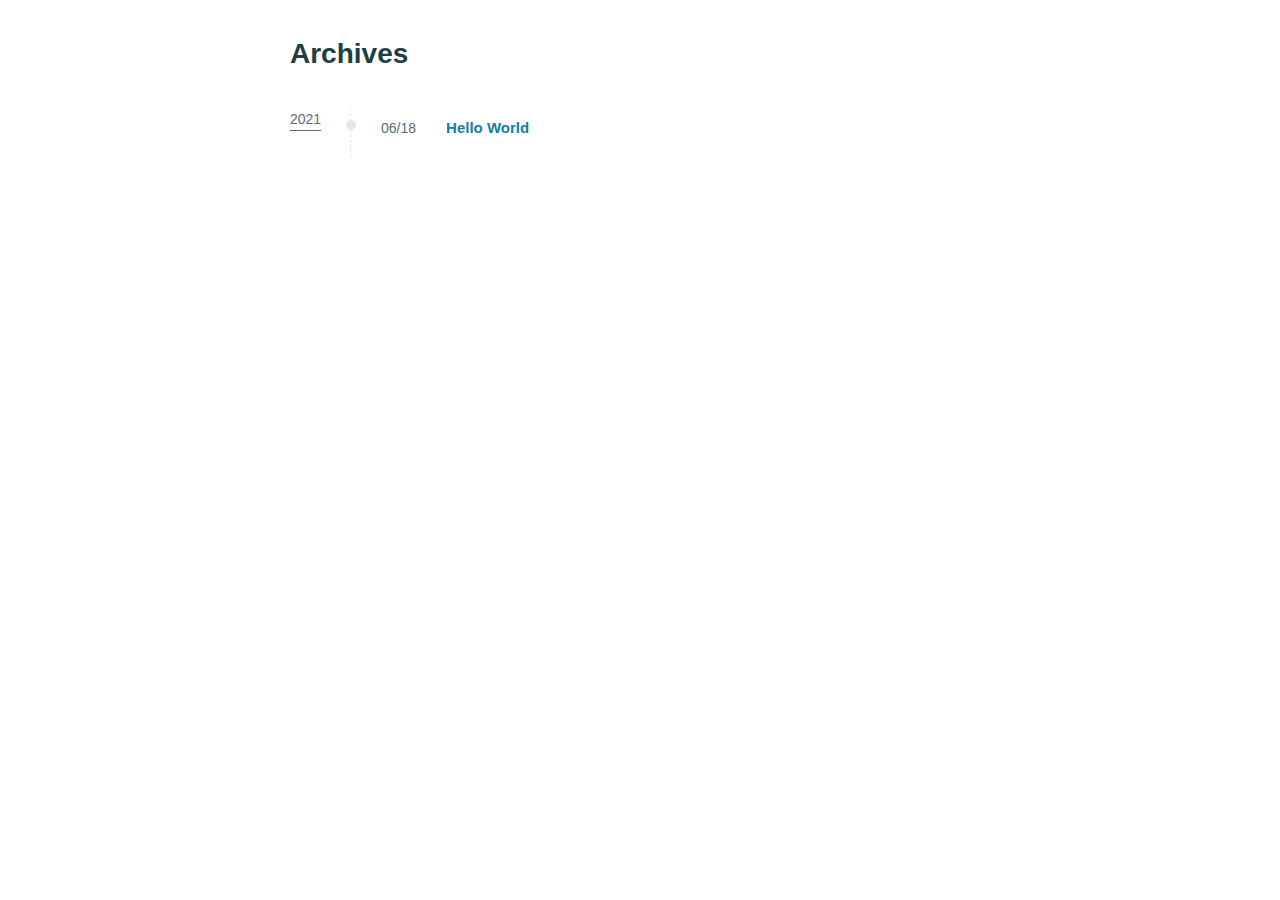
<file: archives/index.html>
<!DOCTYPE html>
<html lang="en">
<head>
  <meta charset="utf-8">
  
  
  
  <meta name="viewport" content="width=device-width, initial-scale=1, maximum-scale=1">
  <title>
    Archives |
    
    yhza-博客</title>
  
    <link rel="shortcut icon" href="../favicon.ico">
  
  
<link rel="stylesheet" href="../css/style.css">

  
<link rel="stylesheet" href="../css/technology.css">

  
    
<link rel="stylesheet" href="../fancybox/jquery.fancybox.min.css">

  
  
<script src="../js/pace.min.js"></script>

<meta name="generator" content="Hexo 5.4.0"></head>

<body>
  <div id="container">
    <div id="wrap">
      <section class="outer">
  <article class="articles">
    
    <h1 class="page-type-title">Archives</h1>

    
    
    
      
      
        
        
    <div class="archives-wrap">
      <div class="archive-year-wrap">
        <a href="../archives/2021" class="archive-year">2021</a>
      </div>
      <div class="archives">
        
        <article class="archive-article archive-type-post">
  <div class="archive-article-inner">
    <header class="archive-article-header">
      <a href="../2021/06/18/hello-world/" class="archive-article-date">
  <time datetime="2021-06-18T03:57:27.973Z" itemprop="datePublished">06/18</time>
</a>
      
  
    <h2 itemprop="name">
      <a class="archive-article-title" href="../2021/06/18/hello-world/">Hello World</a>
    </h2>
  

    </header>
    
  </div>
</article>
        
        
      </div>
    </div>
    
  
  
</section>
    </div>
    
<script src="../js/jquery-2.0.3.min.js"></script>


<script src="../js/lazyload.min.js"></script>


<script src="../js/busuanzi-2.3.pure.min.js"></script>



  
<script src="../fancybox/jquery.fancybox.min.js"></script>






<script src="../js/technology.js"></script>


  </div>
</body>
</html>
</file>
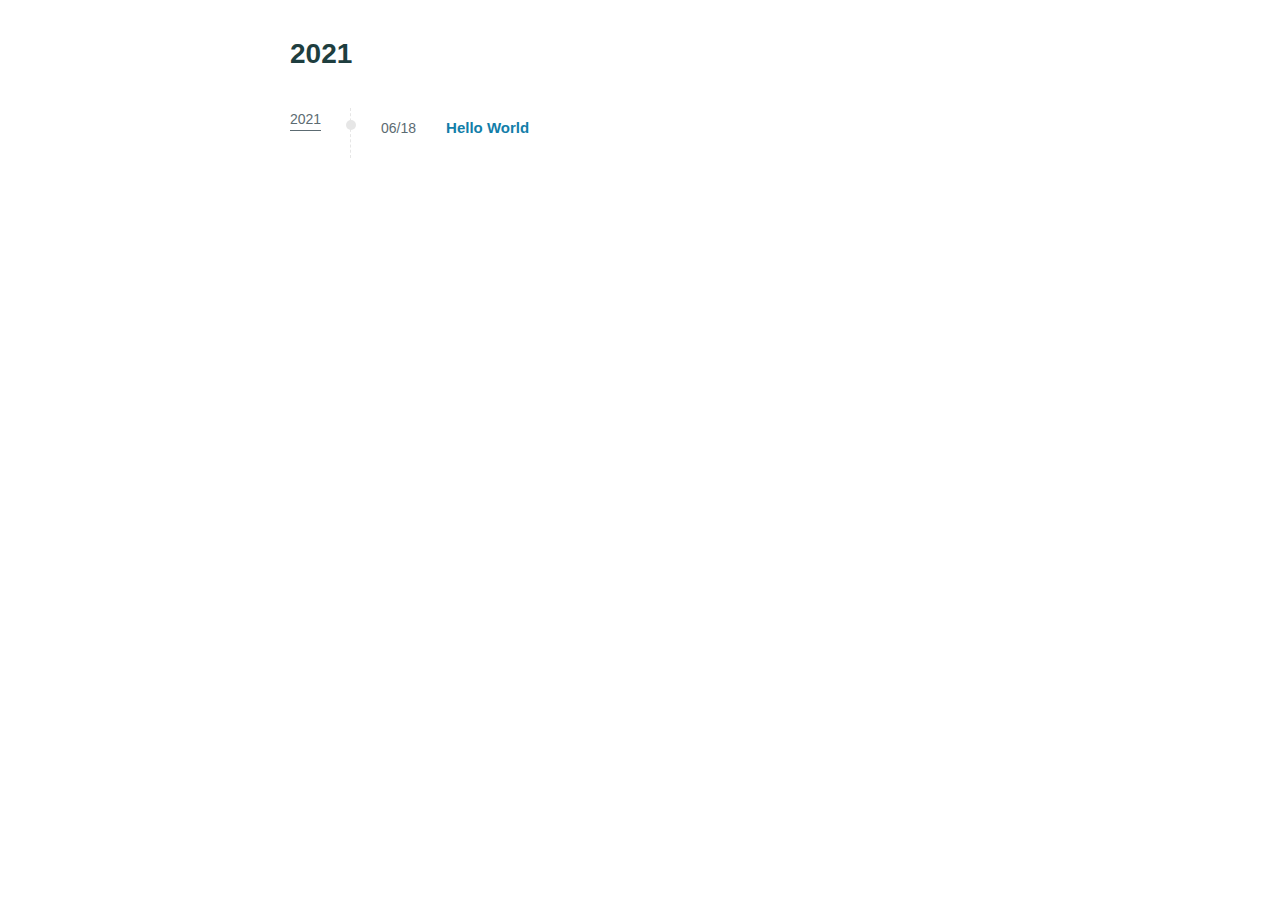
<file: archives/2021/index.html>
<!DOCTYPE html>
<html lang="en">
<head>
  <meta charset="utf-8">
  
  
  
  <meta name="viewport" content="width=device-width, initial-scale=1, maximum-scale=1">
  <title>
    Archives: 2021 |
    
    yhza-博客</title>
  
    <link rel="shortcut icon" href="/favicon.ico">
  
  
<link rel="stylesheet" href="/css/style.css">

  
<link rel="stylesheet" href="/css/technology.css">

  
    
<link rel="stylesheet" href="/fancybox/jquery.fancybox.min.css">

  
  
<script src="/js/pace.min.js"></script>

<meta name="generator" content="Hexo 5.4.0"></head>

<body>
  <div id="container">
    <div id="wrap">
      <section class="outer">
  <article class="articles">
    
    <h1 class="page-type-title">2021</h1>

    
    
    
      
      
        
        
    <div class="archives-wrap">
      <div class="archive-year-wrap">
        <a href="/archives/2021" class="archive-year">2021</a>
      </div>
      <div class="archives">
        
        <article class="archive-article archive-type-post">
  <div class="archive-article-inner">
    <header class="archive-article-header">
      <a href="/2021/06/18/hello-world/" class="archive-article-date">
  <time datetime="2021-06-18T03:57:27.973Z" itemprop="datePublished">06/18</time>
</a>
      
  
    <h2 itemprop="name">
      <a class="archive-article-title" href="/2021/06/18/hello-world/">Hello World</a>
    </h2>
  

    </header>
    
  </div>
</article>
        
        
      </div>
    </div>
    
  
  
</section>
    </div>
    
<script src="/js/jquery-2.0.3.min.js"></script>


<script src="/js/lazyload.min.js"></script>


<script src="/js/busuanzi-2.3.pure.min.js"></script>



  
<script src="/fancybox/jquery.fancybox.min.js"></script>






<script src="/js/technology.js"></script>


  </div>
</body>
</html>
</file>
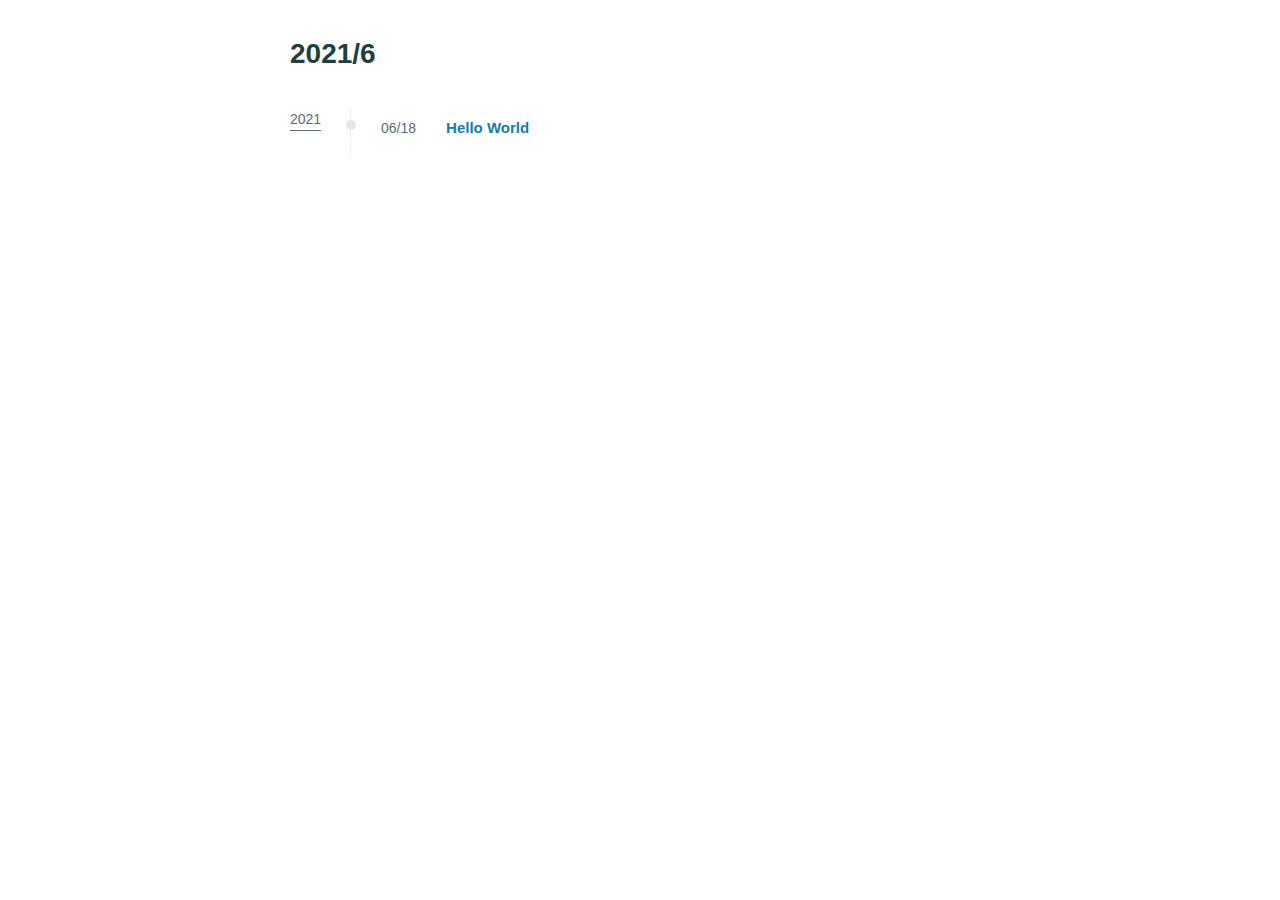
<file: archives/2021/06/index.html>
<!DOCTYPE html>
<html lang="en">
<head>
  <meta charset="utf-8">
  
  
  
  <meta name="viewport" content="width=device-width, initial-scale=1, maximum-scale=1">
  <title>
    Archives: 2021/6 |
    
    yhza-博客</title>
  
    <link rel="shortcut icon" href="/favicon.ico">
  
  
<link rel="stylesheet" href="/css/style.css">

  
<link rel="stylesheet" href="/css/technology.css">

  
    
<link rel="stylesheet" href="/fancybox/jquery.fancybox.min.css">

  
  
<script src="/js/pace.min.js"></script>

<meta name="generator" content="Hexo 5.4.0"></head>

<body>
  <div id="container">
    <div id="wrap">
      <section class="outer">
  <article class="articles">
    
    <h1 class="page-type-title">2021/6</h1>

    
    
    
      
      
        
        
    <div class="archives-wrap">
      <div class="archive-year-wrap">
        <a href="/archives/2021" class="archive-year">2021</a>
      </div>
      <div class="archives">
        
        <article class="archive-article archive-type-post">
  <div class="archive-article-inner">
    <header class="archive-article-header">
      <a href="/2021/06/18/hello-world/" class="archive-article-date">
  <time datetime="2021-06-18T03:57:27.973Z" itemprop="datePublished">06/18</time>
</a>
      
  
    <h2 itemprop="name">
      <a class="archive-article-title" href="/2021/06/18/hello-world/">Hello World</a>
    </h2>
  

    </header>
    
  </div>
</article>
        
        
      </div>
    </div>
    
  
  
</section>
    </div>
    
<script src="/js/jquery-2.0.3.min.js"></script>


<script src="/js/lazyload.min.js"></script>


<script src="/js/busuanzi-2.3.pure.min.js"></script>



  
<script src="/fancybox/jquery.fancybox.min.js"></script>






<script src="/js/technology.js"></script>


  </div>
</body>
</html>
</file>
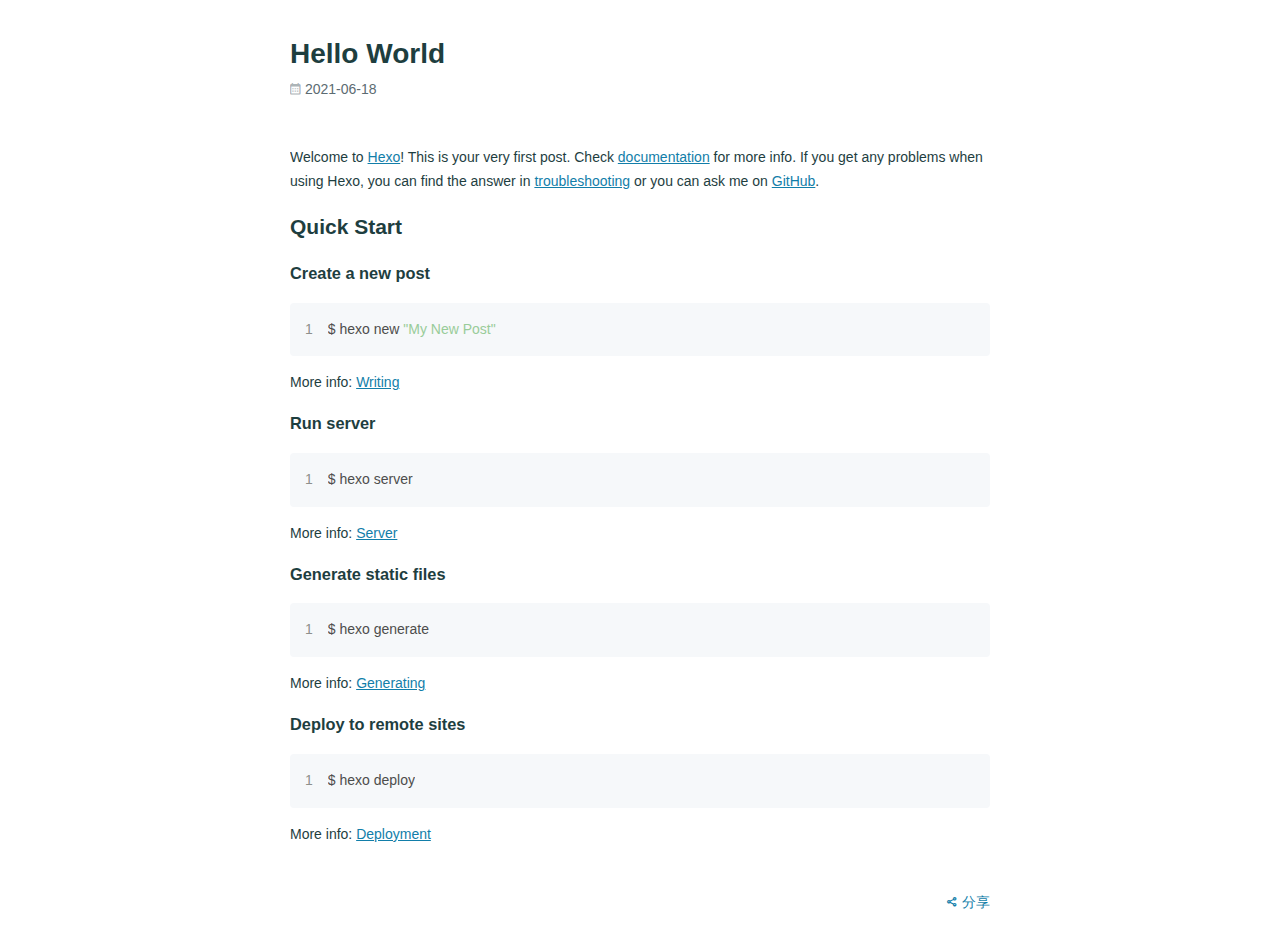
<file: 2021/06/18/hello-world/index.html>
<!DOCTYPE html>
<html lang="en">
<head>
  <meta charset="utf-8">
  
  
  
  <meta name="viewport" content="width=device-width, initial-scale=1, maximum-scale=1">
  <title>
    Hello World |
    
    yhza-博客</title>
  
    <link rel="shortcut icon" href="/favicon.ico">
  
  
<link rel="stylesheet" href="/css/style.css">

  
<link rel="stylesheet" href="/css/technology.css">

  
    
<link rel="stylesheet" href="/fancybox/jquery.fancybox.min.css">

  
  
<script src="/js/pace.min.js"></script>

<meta name="generator" content="Hexo 5.4.0"></head>

<body>
  <div id="container">
    <div id="wrap">
      <section class="outer">
  <article id="post-hello-world" class="article article-type-post" itemscope itemprop="blogPost" data-scroll-reveal>

  <div class="article-inner">
    
      <header class="article-header">
        
  
    <h1 class="article-title" itemprop="name">
      Hello World
    </h1>
  

      </header>
    

    
      <div class="article-meta">
        <a href="/2021/06/18/hello-world/" class="article-date">
  <time datetime="2021-06-18T03:57:27.973Z" itemprop="datePublished">2021-06-18</time>
</a>
        
      </div>
    

    <div class="article-entry" itemprop="articleBody">
      

      

      
        <p>Welcome to <a target="_blank" rel="noopener" href="https://hexo.io/">Hexo</a>! This is your very first post. Check <a target="_blank" rel="noopener" href="https://hexo.io/docs/">documentation</a> for more info. If you get any problems when using Hexo, you can find the answer in <a target="_blank" rel="noopener" href="https://hexo.io/docs/troubleshooting.html">troubleshooting</a> or you can ask me on <a target="_blank" rel="noopener" href="https://github.com/hexojs/hexo/issues">GitHub</a>.</p>
<h2 id="Quick-Start"><a href="#Quick-Start" class="headerlink" title="Quick Start"></a>Quick Start</h2><h3 id="Create-a-new-post"><a href="#Create-a-new-post" class="headerlink" title="Create a new post"></a>Create a new post</h3><figure class="highlight bash"><table><tr><td class="gutter"><pre><span class="line">1</span><br></pre></td><td class="code"><pre><span class="line">$ hexo new <span class="string">&quot;My New Post&quot;</span></span><br></pre></td></tr></table></figure>

<p>More info: <a target="_blank" rel="noopener" href="https://hexo.io/docs/writing.html">Writing</a></p>
<h3 id="Run-server"><a href="#Run-server" class="headerlink" title="Run server"></a>Run server</h3><figure class="highlight bash"><table><tr><td class="gutter"><pre><span class="line">1</span><br></pre></td><td class="code"><pre><span class="line">$ hexo server</span><br></pre></td></tr></table></figure>

<p>More info: <a target="_blank" rel="noopener" href="https://hexo.io/docs/server.html">Server</a></p>
<h3 id="Generate-static-files"><a href="#Generate-static-files" class="headerlink" title="Generate static files"></a>Generate static files</h3><figure class="highlight bash"><table><tr><td class="gutter"><pre><span class="line">1</span><br></pre></td><td class="code"><pre><span class="line">$ hexo generate</span><br></pre></td></tr></table></figure>

<p>More info: <a target="_blank" rel="noopener" href="https://hexo.io/docs/generating.html">Generating</a></p>
<h3 id="Deploy-to-remote-sites"><a href="#Deploy-to-remote-sites" class="headerlink" title="Deploy to remote sites"></a>Deploy to remote sites</h3><figure class="highlight bash"><table><tr><td class="gutter"><pre><span class="line">1</span><br></pre></td><td class="code"><pre><span class="line">$ hexo deploy</span><br></pre></td></tr></table></figure>

<p>More info: <a target="_blank" rel="noopener" href="https://hexo.io/docs/one-command-deployment.html">Deployment</a></p>

      
    </div>
    <footer class="article-footer">
      <a data-url="http://example.com/2021/06/18/hello-world/" data-id="ckq1ta7hs0000f0viay533ts4"
         class="article-share-link">分享</a>
      
    </footer>

  </div>

  
    

  

  
    
  

</article>



</section>
    </div>
    
<script src="/js/jquery-2.0.3.min.js"></script>


<script src="/js/lazyload.min.js"></script>


<script src="/js/busuanzi-2.3.pure.min.js"></script>



  
<script src="/fancybox/jquery.fancybox.min.js"></script>






<script src="/js/technology.js"></script>


  </div>
</body>
</html>
</file>
<file: css/style.css>
@charset "utf-8";
@font-face {
  font-family: feathericon;
  font-weight: normal;
  font-style: normal;
  src: url("feathericon/feathericon.eot");
  src: url("feathericon/feathericon.eot?#iefix") format('embedded-opentype'), url("feathericon/feathericon.woff") format('woff'), url("feathericon/feathericon.ttf") format('truetype'), url("feathericon/feathericon.svg") format('svg');
}
.fe {
  display: inline-block;
  font: normal normal normal 16px feathericon;
  font-size: inherit;
  text-rendering: auto;
  -webkit-font-smoothing: antialiased;
  -moz-osx-font-smoothing: grayscale;
}

.fe-activity:before {
  content: "\f1e2";
}
.fe-add-cart:before {
  content: "\f1e6";
}
.fe-align-bottom:before {
  content: "\f1bf";
}
.fe-align-center:before {
  content: "\f195";
}
.fe-align-left:before {
  content: "\f196";
}
.fe-align-right:before {
  content: "\f197";
}
.fe-align-top:before {
  content: "\f1c0";
}
.fe-align-vertically:before {
  content: "\f1c1";
}
.fe-angry:before {
  content: "\f1b6";
}
.fe-app-menu:before {
  content: "\f198";
}
.fe-arrow-down:before {
  content: "\f100";
}
.fe-arrow-left:before {
  content: "\f101";
}
.fe-arrow-right:before {
  content: "\f102";
}
.fe-arrow-up:before {
  content: "\f103";
}
.fe-artboard:before {
  content: "\f104";
}
.fe-audio-player:before {
  content: "\f199";
}
.fe-backward:before {
  content: "\f180";
}
.fe-bar:before {
  content: "\f105";
}
.fe-bar-chart:before {
  content: "\f106";
}
.fe-beer:before {
  content: "\f107";
}
.fe-bell:before {
  content: "\f108";
}
.fe-birthday-cake:before {
  content: "\f163";
}
.fe-bold:before {
  content: "\f179";
}
.fe-bolt:before {
  content: "\f1e3";
}
.fe-book:before {
  content: "\f109";
}
.fe-bookmark:before {
  content: "\f170";
}
.fe-browser:before {
  content: "\f10b";
}
.fe-brush:before {
  content: "\f10c";
}
.fe-bug:before {
  content: "\f10d";
}
.fe-building:before {
  content: "\f10e";
}
.fe-cage:before {
  content: "\f1e7";
}
.fe-calendar:before {
  content: "\f10f";
}
.fe-camera:before {
  content: "\f110";
}
.fe-cart:before {
  content: "\f1e8";
}
.fe-check:before {
  content: "\f111";
}
.fe-check-circle:before {
  content: "\f19a";
}
.fe-check-circle-o:before {
  content: "\f19b";
}
.fe-check-verified:before {
  content: "\f19c";
}
.fe-clock:before {
  content: "\f113";
}
.fe-close:before {
  content: "\f114";
}
.fe-cloud:before {
  content: "\f115";
}
.fe-cocktail:before {
  content: "\f116";
}
.fe-code:before {
  content: "\f117";
}
.fe-codepen:before {
  content: "\f1d3";
}
.fe-coffee:before {
  content: "\f166";
}
.fe-columns:before {
  content: "\f118";
}
.fe-comment:before {
  content: "\f119";
}
.fe-comment-o:before {
  content: "\f1d2";
}
.fe-commenting:before {
  content: "\f11a";
}
.fe-comments:before {
  content: "\f11b";
}
.fe-compress:before {
  content: "\f181";
}
.fe-credit-card:before {
  content: "\f1e9";
}
.fe-crop:before {
  content: "\f1c2";
}
.fe-cry:before {
  content: "\f1b7";
}
.fe-cutlery:before {
  content: "\f19d";
}
.fe-delete-link:before {
  content: "\f19e";
}
.fe-desktop:before {
  content: "\f11d";
}
.fe-diamond:before {
  content: "\f11e";
}
.fe-difference:before {
  content: "\f1c3";
}
.fe-disabled:before {
  content: "\f11f";
}
.fe-disappointed:before {
  content: "\f1b8";
}
.fe-distribute-horizontally:before {
  content: "\f1cf";
}
.fe-distribute-vertically:before {
  content: "\f1c5";
}
.fe-document:before {
  content: "\f19f";
}
.fe-download:before {
  content: "\f120";
}
.fe-drop-down:before {
  content: "\f121";
}
.fe-drop-left:before {
  content: "\f122";
}
.fe-drop-right:before {
  content: "\f123";
}
.fe-drop-up:before {
  content: "\f124";
}
.fe-edit:before {
  content: "\f17f";
}
.fe-eject:before {
  content: "\f182";
}
.fe-elipsis-h:before {
  content: "\f125";
}
.fe-elipsis-v:before {
  content: "\f126";
}
.fe-equalizer:before {
  content: "\f1a0";
}
.fe-eraser:before {
  content: "\f1c6";
}
.fe-expand:before {
  content: "\f183";
}
.fe-export:before {
  content: "\f16e";
}
.fe-eye:before {
  content: "\f127";
}
.fe-facebook:before {
  content: "\f1d4";
}
.fe-fast-backward:before {
  content: "\f184";
}
.fe-fast-forward:before {
  content: "\f185";
}
.fe-feather:before {
  content: "\f174";
}
.fe-feed:before {
  content: "\f128";
}
.fe-file:before {
  content: "\f1b1";
}
.fe-file-audio:before {
  content: "\f1b2";
}
.fe-file-excel:before {
  content: "\f1a2";
}
.fe-file-image:before {
  content: "\f1b3";
}
.fe-file-movie:before {
  content: "\f1b4";
}
.fe-file-powerpoint:before {
  content: "\f1a3";
}
.fe-file-word:before {
  content: "\f1a4";
}
.fe-file-zip:before {
  content: "\f1b5";
}
.fe-filter:before {
  content: "\f173";
}
.fe-flag:before {
  content: "\f129";
}
.fe-folder:before {
  content: "\f12a";
}
.fe-folder-open:before {
  content: "\f176";
}
.fe-fork:before {
  content: "\f12b";
}
.fe-forward:before {
  content: "\f186";
}
.fe-frowing:before {
  content: "\f1b9";
}
.fe-gamepad:before {
  content: "\f191";
}
.fe-gear:before {
  content: "\f1a5";
}
.fe-gift:before {
  content: "\f1ea";
}
.fe-git:before {
  content: "\f1d5";
}
.fe-github:before {
  content: "\f1d6";
}
.fe-github-alt:before {
  content: "\f1d7";
}
.fe-globe:before {
  content: "\f12c";
}
.fe-google:before {
  content: "\f1d8";
}
.fe-google-plus:before {
  content: "\f1d9";
}
.fe-hash:before {
  content: "\f12d";
}
.fe-headphone:before {
  content: "\f18e";
}
.fe-heart:before {
  content: "\f12e";
}
.fe-heart-o:before {
  content: "\f167";
}
.fe-home:before {
  content: "\f12f";
}
.fe-import:before {
  content: "\f16f";
}
.fe-info:before {
  content: "\f130";
}
.fe-insert-link:before {
  content: "\f1a6";
}
.fe-instagram:before {
  content: "\f1da";
}
.fe-intersect:before {
  content: "\f1c7";
}
.fe-italic:before {
  content: "\f17a";
}
.fe-key:before {
  content: "\f131";
}
.fe-keyboard:before {
  content: "\f132";
}
.fe-kitchen-cooker:before {
  content: "\f1a7";
}
.fe-laptop:before {
  content: "\f133";
}
.fe-layer:before {
  content: "\f18c";
}
.fe-layout:before {
  content: "\f134";
}
.fe-line-chart:before {
  content: "\f135";
}
.fe-link:before {
  content: "\f136";
}
.fe-link-external:before {
  content: "\f137";
}
.fe-list-bullet:before {
  content: "\f17c";
}
.fe-list-order:before {
  content: "\f17d";
}
.fe-list-task:before {
  content: "\f17e";
}
.fe-location:before {
  content: "\f138";
}
.fe-lock:before {
  content: "\f139";
}
.fe-login:before {
  content: "\f13a";
}
.fe-logout:before {
  content: "\f13b";
}
.fe-loop:before {
  content: "\f192";
}
.fe-magic:before {
  content: "\f177";
}
.fe-mail:before {
  content: "\f13c";
}
.fe-map:before {
  content: "\f16d";
}
.fe-mask:before {
  content: "\f1c8";
}
.fe-medal:before {
  content: "\f13d";
}
.fe-megaphone:before {
  content: "\f13e";
}
.fe-mention:before {
  content: "\f164";
}
.fe-messanger:before {
  content: "\f1e1";
}
.fe-minus:before {
  content: "\f140";
}
.fe-mobile:before {
  content: "\f141";
}
.fe-money:before {
  content: "\f1a8";
}
.fe-moon:before {
  content: "\f1ef";
}
.fe-mouse:before {
  content: "\f142";
}
.fe-music:before {
  content: "\f175";
}
.fe-open-mouth:before {
  content: "\f1ba";
}
.fe-palette:before {
  content: "\f165";
}
.fe-paper-plane:before {
  content: "\f178";
}
.fe-pause:before {
  content: "\f187";
}
.fe-pencil:before {
  content: "\f144";
}
.fe-phone:before {
  content: "\f145";
}
.fe-picture:before {
  content: "\f1a9";
}
.fe-picture-square:before {
  content: "\f1e4";
}
.fe-pie-chart:before {
  content: "\f146";
}
.fe-pinterest:before {
  content: "\f1db";
}
.fe-pizza:before {
  content: "\f147";
}
.fe-play:before {
  content: "\f188";
}
.fe-plug:before {
  content: "\f18f";
}
.fe-plus:before {
  content: "\f148";
}
.fe-pocket:before {
  content: "\f1dc";
}
.fe-pot:before {
  content: "\f1aa";
}
.fe-print:before {
  content: "\f171";
}
.fe-prototype:before {
  content: "\f149";
}
.fe-question:before {
  content: "\f14a";
}
.fe-quote-left:before {
  content: "\f14b";
}
.fe-quote-right:before {
  content: "\f14c";
}
.fe-rage:before {
  content: "\f1bb";
}
.fe-random:before {
  content: "\f189";
}
.fe-reload:before {
  content: "\f193";
}
.fe-remove-cart:before {
  content: "\f1eb";
}
.fe-rocket:before {
  content: "\f14d";
}
.fe-scale:before {
  content: "\f1c9";
}
.fe-search:before {
  content: "\f14e";
}
.fe-search-minus:before {
  content: "\f16a";
}
.fe-search-plus:before {
  content: "\f16b";
}
.fe-share:before {
  content: "\f14f";
}
.fe-shield:before {
  content: "\f172";
}
.fe-shopping-bag:before {
  content: "\f1ec";
}
.fe-sitemap:before {
  content: "\f150";
}
.fe-smile:before {
  content: "\f1bc";
}
.fe-smile-alt:before {
  content: "\f1bd";
}
.fe-speaker:before {
  content: "\f1ab";
}
.fe-star:before {
  content: "\f151";
}
.fe-star-o:before {
  content: "\f168";
}
.fe-step-backward:before {
  content: "\f1d0";
}
.fe-step-forward:before {
  content: "\f1d1";
}
.fe-stop:before {
  content: "\f18b";
}
.fe-subtract:before {
  content: "\f1ca";
}
.fe-sunny-o:before {
  content: "\f1f0";
}
.fe-sunrise:before {
  content: "\f1f1";
}
.fe-sync:before {
  content: "\f194";
}
.fe-table:before {
  content: "\f1ac";
}
.fe-tablet:before {
  content: "\f152";
}
.fe-tag:before {
  content: "\f153";
}
.fe-target:before {
  content: "\f1f3";
}
.fe-terminal:before {
  content: "\f154";
}
.fe-text-align-center:before {
  content: "\f1cb";
}
.fe-text-align-justify:before {
  content: "\f1e5";
}
.fe-text-align-left:before {
  content: "\f1cc";
}
.fe-text-align-right:before {
  content: "\f1cd";
}
.fe-text-size:before {
  content: "\f17b";
}
.fe-ticket:before {
  content: "\f155";
}
.fe-tiled:before {
  content: "\f156";
}
.fe-timeline:before {
  content: "\f1ad";
}
.fe-tired:before {
  content: "\f1be";
}
.fe-trash:before {
  content: "\f157";
}
.fe-trophy:before {
  content: "\f158";
}
.fe-truck:before {
  content: "\f1ed";
}
.fe-twitter:before {
  content: "\f1dd";
}
.fe-umbrella:before {
  content: "\f1f2";
}
.fe-underline:before {
  content: "\f1ae";
}
.fe-union:before {
  content: "\f1ce";
}
.fe-unlock:before {
  content: "\f169";
}
.fe-upload:before {
  content: "\f159";
}
.fe-usb:before {
  content: "\f190";
}
.fe-user:before {
  content: "\f15a";
}
.fe-user-minus:before {
  content: "\f16c";
}
.fe-user-plus:before {
  content: "\f15b";
}
.fe-users:before {
  content: "\f15c";
}
.fe-vector:before {
  content: "\f15d";
}
.fe-video:before {
  content: "\f15e";
}
.fe-wallet:before {
  content: "\f1ee";
}
.fe-warning:before {
  content: "\f15f";
}
.fe-watch:before {
  content: "\f1af";
}
.fe-watch-alt:before {
  content: "\f1b0";
}
.fe-wine-glass:before {
  content: "\f161";
}
.fe-wordpress:before {
  content: "\f1de";
}
.fe-wordpress-alt:before {
  content: "\f1df";
}
.fe-wrench:before {
  content: "\f162";
}
.fe-youtube:before {
  content: "\f1e0";
}
/* normalize.css v8.0.0 | MIT License | github.com/necolas/normalize.css */
html {
  line-height: 1.15 /* 1 */;
  -webkit-text-size-adjust: 100% /* 2 */;
}
body {
  margin: 0;
}
h1 {
  font-size: 2em;
  margin: 0.67em 0;
}
hr {
  box-sizing: content-box /* 1 */;
  height: 0 /* 1 */;
  overflow: visible /* 2 */;
}
pre {
  font-family: monospace, monospace /* 1 */;
  font-size: 1em /* 2 */;
}
a {
  background-color: transparent;
}
abbr[title] {
  border-bottom: none /* 1 */;
  text-decoration: underline /* 2 */;
  text-decoration: underline dotted /* 2 */;
}
b,
strong {
  font-weight: bolder;
}
code,
kbd,
samp {
  font-family: monospace, monospace /* 1 */;
  font-size: 1em /* 2 */;
}
small {
  font-size: 80%;
}
sub,
sup {
  font-size: 75%;
  line-height: 0;
  position: relative;
  vertical-align: baseline;
}
sub {
  bottom: -0.25em;
}
sup {
  top: -0.5em;
}
img {
  border-style: none;
}
button,
input,
optgroup,
select,
textarea {
  font-family: inherit /* 1 */;
  font-size: 100% /* 1 */;
  line-height: 1.15 /* 1 */;
  margin: 0 /* 2 */;
}
button,
input {
  overflow: visible;
}
button,
select {
  text-transform: none;
}
button,
[type="button"],
[type="reset"],
[type="submit"] {
  -webkit-appearance: button;
}
button::-moz-focus-inner,
[type="button"]::-moz-focus-inner,
[type="reset"]::-moz-focus-inner,
[type="submit"]::-moz-focus-inner {
  border-style: none;
  padding: 0;
}
button:-moz-focusring,
[type="button"]-moz-focusring,
[type="reset"]-moz-focusring,
[type="submit"]-moz-focusring {
  outline: 1px dotted ButtonText;
}
fieldset {
  padding: 0.35em 0.75em 0.625em;
}
legend {
  box-sizing: border-box /* 1 */;
  color: inherit /* 2 */;
  display: table /* 1 */;
  max-width: 100% /* 1 */;
  padding: 0 /* 3 */;
  white-space: normal /* 1 */;
}
progress {
  vertical-align: baseline;
}
textarea {
  overflow: auto;
}
[type="checkbox"],
[type="radio"] {
  box-sizing: border-box /* 1 */;
  padding: 0 /* 2 */;
}
[type="number"]::-webkit-inner-spin-button,
[type="number"]::-webkit-outer-spin-button {
  height: auto;
}
[type="search"] {
  -webkit-appearance: textfield /* 1 */;
  outline-offset: -2px /* 2 */;
}
[type="search"]::-webkit-search-decoration {
  -webkit-appearance: none;
}
::-webkit-file-upload-button {
  -webkit-appearance: button /* 1 */;
  font: inherit /* 2 */;
}
details {
  display: block;
}
summary {
  display: list-item;
}
template {
  display: none;
}
[hidden] {
  display: none;
}
*,
*::before,
*::after {
  box-sizing: border-box;
}
html,
body {
  height: 100%;
}
html {
  font-size: 62.5%;
  -webkit-text-size-adjust: 100%;
  -ms-text-size-adjust: 100%;
  -ms-overflow-style: scrollbar;
  -webkit-tap-highlight-color: transparent;
}
body {
  background-color: #fff;
  font-family: "Helvetica Neue", Helvetica, "PingFang SC", "Hiragino Sans GB", "Microsoft YaHei", "微软雅黑", Arial, sans-serif;
  font-size: 1.4rem;
  line-height: 1.7;
  color: #1e3e3f;
  padding: 0;
  margin: 0;
  overflow-x: hidden;
  text-size-adjust: 100%;
}
body ::selection {
  background: #5c6b72;
  color: #e6e6e6;
}
a {
  color: #127ea9;
}
a:hover {
  color: #1594c6;
}
a:active {
  color: #1178a1;
}
a.disabled {
  color: #adb5bd;
}
img {
  max-width: 100%;
}
.article-date,
.article-category-link,
.archive-year-wrap .archive-year,
.archive-article-date {
  text-decoration: none;
  color: #5c6b72;
}
.article-date:hover,
.article-category-link:hover,
.archive-year-wrap .archive-year:hover,
.archive-article-date:hover {
  color: #5c6b72;
}
.archive-article-inner {
  -webkit-border-radius: 4px;
  -moz-border-radius: 4px;
  border-radius: 4px;
}
.article-entry h1,
.article-entry h2,
.article-entry h3,
.article-entry h4,
.article-entry h5,
.article-entry h6 {
  margin: 1.5rem 0;
}
.article-entry hr {
  height: 0.1rem;
  background-color: #e6e6e6;
  border: none;
  padding: 0;
  margin: 1.5rem 0;
}
.article-entry strong {
  font-weight: bold;
}
.article-entry em,
.article-entry cite {
  font-style: italic;
}
.article-entry sup,
.article-entry sub {
  font-size: 75%;
  line-height: 0;
  position: relative;
  vertical-align: baseline;
}
.article-entry sup {
  top: -0.5rem;
}
.article-entry sub {
  bottom: -0.25rem;
}
.article-entry small {
  font-size: 85%;
}
.article-entry acronym,
.article-entry abbr {
  border-bottom: 0.1rem #e6e6e6 dotted;
}
.article-entry ul,
.article-entry ol,
.article-entry dl {
  margin: 1.5rem 0;
  line-height: line-height;
}
.article-entry p,
.article-entry table {
  margin: 1.5rem 0;
}
.article-entry img,
.article-entry video {
  max-width: 100%;
  height: auto;
  display: block;
  margin: auto;
}
.article-entry iframe {
  border: none;
}
.article-entry table {
  width: 100%;
  border-collapse: collapse;
  vertical-align: middle;
  empty-cells: show;
  text-align: left;
}
.article-entry table th,
.article-entry table td,
.article-entry table {
  border: 0.1rem #e6e6e6 solid;
}
.article-entry table th,
.article-entry table td {
  padding: 1rem 1.5rem;
}
.article-entry table tbody tr:nth-child(2n) {
  background-color: rgba(230,230,230,0.25);
}
.article-entry blockquote {
  display: block;
  margin: 0;
  padding: 0 1.5rem;
  width: 100%;
  overflow: auto;
  border-left: 0.3rem #15caff solid;
  color: #5c6b72;
  background-color: #f6f8fa;
}
.article-entry blockquote > :first-child {
  margin-top: 0;
}
.article-entry blockquote > :last-child {
  margin-bottom: 0;
}
.article-entry blockquote footer cite:before {
  content: "—";
  padding: 0 0.5rem;
}
.jumbotron {
  padding: 0;
  margin-bottom: 3rem;
  text-align: center;
}
.content,
.sidebar {
  transition: all 0.3s ease-in-out;
}
.content {
  position: relative;
  z-index: 1;
  margin-right: 0;
}
.content.on {
  transform: translateX(-10rem);
}
.sidebar {
  position: fixed;
  z-index: 9;
  top: 0;
  right: -10rem;
  bottom: 0;
  width: 10rem;
  background-color: #f4f4f4;
}
.sidebar.on {
  right: 0;
}
.navbar-toggle {
  position: absolute;
  top: 1.5rem;
  right: 11.5rem;
  padding: 0.5rem 1rem;
  border: none;
  -webkit-border-radius: 0.4rem;
  -moz-border-radius: 0.4rem;
  border-radius: 0.4rem;
  background-color: rgba(30,62,63,0.25);
  color: #fff;
}
.navbar-toggle::before {
  content: '\f105';
  font-family: feathericon;
  font-size: larger;
}
.wrap,
.outer {
  width: 100%;
  padding-right: 1.5rem;
  padding-left: 1.5rem;
  margin: auto;
}
.wrap::before,
.outer::before,
.wrap::after,
.outer::after {
  content: "";
  display: table;
  clear: both;
}
.local-search {
  width: 100%;
}
@media (min-width: 768px) {
  .jumbotron {
    margin-bottom: 6rem;
  }
  .content {
    margin-right: 10rem;
  }
  .sidebar {
    right: 0;
    background-color: #fff;
  }
  .navbar-toggle {
    display: none;
  }
  .wrap,
  .outer {
    width: 70rem;
    padding-right: 0;
    padding-left: 0;
  }
  .local-search {
    width: 70rem;
  }
}
.list-unstyled,
.list-inline {
  list-style: none;
  padding-left: 0;
  margin-left: 0;
}
.list-inline {
  position: relative;
  margin: 0 -0.75rem;
}
.list-inline > li {
  display: inline-block;
  padding: 0 0.75rem;
}
.video {
  position: relative;
  height: auto;
}
.video .brand {
  width: 4.8rem;
}
.video-frame {
  position: absolute;
  z-index: 1;
  right: 0;
  bottom: 0;
  left: 0;
  min-width: 100%;
}
.video-frame img {
  display: block;
  width: 100%;
}
.video-media {
  position: relative;
  z-index: 0;
  height: 90vh;
  overflow: hidden;
}
.video-media video {
  position: absolute;
  top: 50%;
  left: 50%;
  transform: translate(-50%, -50%);
  min-width: 100%;
  min-height: 100%;
}
.video-overlay {
  position: absolute;
  top: 0;
  bottom: 0;
  left: 0;
  right: 0;
  background-color: rgba(178,191,204,0.6);
}
.video-inner {
  position: absolute;
  top: 50%;
  left: 50%;
  transform: translate(-50%, -65%);
}
.video-inner a,
.video-inner {
  color: #fff;
  text-decoration: none;
}
.video-learn-more {
  position: absolute;
  z-index: 1;
  bottom: -3rem;
  right: 0;
  left: 0;
}
.video-learn-more a > .fe {
  font-size: 3rem;
  color: #adb5bd;
}
.video-learn-more a > .fe:hover {
  color: #1e3e3f;
}
.search-form-wrap {
  position: fixed;
  top: -100%;
  right: 0;
  left: 0;
  opacity: 0;
  color: #fff;
  transition: 0.3s;
  z-index: 999;
}
.search-form-wrap.on {
  top: 0;
  opacity: 1;
}
.local-search {
  position: relative;
  margin: 0 auto;
  padding: 3rem;
  opacity: 0.9;
  background: -webkit-linear-gradient(left, #15caff, #1341ff);
  box-shadow: 0 1rem 3rem rgba(30,62,63,0.05);
  max-height: 100vh;
  overflow-y: auto;
}
.local-search-input {
  border: 0.1rem #e6e6e6 solid;
  -webkit-border-radius: 0.4rem;
  -moz-border-radius: 0.4rem;
  border-radius: 0.4rem;
  background-color: #fff;
  width: 100%;
  padding: 1rem 1.5rem;
  outline: none;
}
.local-search-input::-webkit-search-results-decoration,
.local-search-input::-webkit-search-cancel-button {
  -webkit-appearance: none;
}
.local-search-close {
  position: absolute;
  top: 3.85rem;
  right: 4.25rem;
  display: block;
  height: 2rem;
  width: 2rem;
  padding: 0;
  border: none;
  -webkit-border-radius: 50%;
  -moz-border-radius: 50%;
  border-radius: 50%;
  background-color: #15caff;
  color: #fff;
  text-align: center;
  cursor: pointer;
}
.local-search-close::before {
  content: '\f114';
  font-family: feathericon;
}
.local-search-result {
  text-align: left;
}
.search-result-list {
  list-style: none;
  padding-left: 0;
  margin-left: 0;
}
.search-result-list li {
  padding: 1.5rem 0;
}
.search-result-list li:not(:last-child) {
  border-bottom: 0.1rem #e6e6e6 solid;
}
.search-result-list li .search-result-title {
  font-size: 1.6rem;
  font-weight: bold;
  color: #fff;
}
.search-result-list li .search-result {
  padding-top: 0.5rem;
  margin: 0;
  max-height: 12rem;
  overflow: hidden;
}
.search-result-list li em.search-keyword {
  color: #ea434a;
}
.search-result-empty {
  padding: 3rem 0 0;
}
.article {
  padding: 3rem 0;
}
.article-inner {
  overflow: hidden;
}
.article-meta::before,
.article-meta::after {
  content: "";
  display: table;
  clear: both;
}
.article-date::before {
  content: '\f10f';
  font-family: feathericon;
  opacity: 0.5;
}
.article-category {
  display: inline-block;
  margin-left: 1.5rem;
}
.article-entry {
  margin-top: 3rem;
  color: #1e3e3f;
}
.article-entry::before,
.article-entry::after {
  content: "";
  display: table;
  clear: both;
}
.article-entry .pullquote {
  text-align: left;
  width: 45%;
  margin: 0;
}
.article-entry .pullquote.left {
  margin-left: 0.5em;
  margin-right: 1em;
}
.article-entry .pullquote.right {
  margin-right: 0.5em;
  margin-left: 1em;
}
.article-entry .caption {
  color: color-grey;
  display: block;
  font-size: 0.9em;
  margin-top: 0.5em;
  position: relative;
  text-align: center;
}
.article-entry .video-container {
  position: relative;
  padding-top: 56.25%;
  height: 0;
  overflow: hidden;
}
.article-entry .video-container iframe,
.article-entry .video-container object,
.article-entry .video-container embed {
  position: absolute;
  top: 0;
  left: 0;
  width: 100%;
  height: 100%;
  margin-top: 0;
}
.article-header h1,
.article-header h2 {
  margin: 0;
}
.article-header .article-title {
  text-decoration: none;
  color: #1e3e3f;
}
.article-footer {
  margin-top: 3rem;
}
.article-footer::before,
.article-footer::after {
  content: "";
  display: table;
  clear: both;
}
.article-tag-list {
  list-style: none;
  padding-left: 0;
  margin-left: 0;
  margin: 0;
}
.article-tag-list:before {
  content: "\f153";
  font-family: feathericon;
  margin-right: 0.5rem;
}
.article-tag-list .article-tag-list-item {
  display: inline-block;
  padding-right: 1rem;
}
.article-tag-list .article-tag-list-link {
  text-decoration: none;
}
.article-comment-link {
  float: right;
}
.article-comment-link:before {
  content: "\f1d2";
  font-family: feathericon;
  padding-right: 8px;
}
.article-share-link {
  cursor: pointer;
  float: right;
  margin-left: 20px;
}
.article-share-link:before {
  content: "\f14f";
  font-family: feathericon;
  padding-right: 6px;
}
.article-nav {
  position: relative;
  padding-top: 3rem;
  margin-top: 5rem;
  border-top: 0.1rem #e6e6e6 solid;
}
.article-nav::before,
.article-nav::after {
  content: "";
  display: table;
  clear: both;
}
.article-nav-link {
  display: block;
  text-decoration: none;
}
.article-nav-link:first-child {
  float: left;
}
.article-nav-link:last-child {
  float: right;
  text-align: right;
}
.article-nav-caption {
  color: #5c6b72;
}
.article-nav-title {
  font-size: inherit;
}
.article-share-box {
  position: absolute;
  display: none;
  background: #fff;
  -webkit-border-radius: 0.4rem;
  -moz-border-radius: 0.4rem;
  border-radius: 0.4rem;
  box-shadow: 1px 2px 10px rgba(0,0,0,0.2);
  -webkit-border-radius: 3px;
  -moz-border-radius: 3px;
  border-radius: 3px;
  margin-left: -145px;
  overflow: hidden;
  z-index: 1;
}
.article-share-box.on {
  display: block;
}
.article-share-input {
  width: 100%;
  background: none;
  box-sizing: border-box;
  padding: 0 1.5rem;
  outline: none;
  border: none;
  border-bottom: 0.1rem #e6e6e6 solid;
  height: 3.6rem;
  line-height: 3.6rem;
}
.article-share-links::before,
.article-share-links::after {
  content: "";
  display: table;
  clear: both;
}
.article-share-twitter,
.article-share-facebook,
.article-share-pinterest,
.article-share-google {
  position: relative;
  display: block;
  float: left;
  width: 5rem;
  height: 3.6rem;
  color: #172d3e;
  text-align: center;
  text-decoration: none;
}
.article-share-twitter:before,
.article-share-facebook:before,
.article-share-pinterest:before,
.article-share-google:before {
  font-size: 20px;
  font-family: feathericon;
}
.article-share-twitter:hover,
.article-share-facebook:hover,
.article-share-pinterest:hover,
.article-share-google:hover {
  color: #fff;
}
.article-share-twitter:before {
  content: "\f1dd";
}
.article-share-twitter:hover {
  background: #00aced;
  text-shadow: 0 1px #008abe;
}
.article-share-facebook:before {
  content: "\f1d4";
}
.article-share-facebook:hover {
  background: #3b5998;
  text-shadow: 0 1px #2f477a;
}
.article-share-pinterest:before {
  content: "\f1db";
}
.article-share-pinterest:hover {
  background: #cb2027;
  text-shadow: 0 1px #a21a1f;
}
.article-share-google:before {
  content: "\f1d8";
}
.article-share-google:hover {
  background: #dd4b39;
  text-shadow: 0 1px #be3221;
}
.article-gallery {
  position: relative;
}
.article-gallery-photos {
  position: relative;
  overflow: hidden;
}
.article-gallery-img {
  display: none;
  max-width: 100%;
}
.article-gallery-img:first-child {
  display: block;
}
.article-gallery-img.loaded {
  position: absolute;
  display: block;
}
.article-gallery-img img {
  display: block;
  max-width: 100%;
  margin: 0 auto;
}
.article-albums {
  position: relative;
}
.article-albums-photos {
  position: relative;
  display: flex;
  flex-wrap: wrap;
  list-style: none;
  padding-left: 0;
  margin-left: 0;
}
.article-albums-photos::before,
.article-albums-photos::after {
  content: "";
  display: table;
  clear: both;
}
.article-albums-photos::after {
  content: '';
  flex-grow: 999999999;
}
.article-albums-photos .article-albums-item {
  position: relative;
  flex-grow: 1;
  margin: 0.5rem;
  overflow: hidden;
}
.article-albums-photos .article-albums-item img {
  object-fit: cover;
  max-width: 100%;
  min-width: 100%;
  vertical-align: center;
}
.article-albums-photos .article-albums-item .article-albums-caption {
  display: block;
  width: 100%;
  padding: 1rem 0;
  text-align: center;
}
@media (min-width: 576px) {
  .article-albums-item img {
    height: 32rem;
  }
  .article-albums-item .article-albums-caption {
    position: absolute;
    bottom: 0;
    left: 0;
    width: 100%;
    background-color: rgba(0,0,0,0.5);
    background: linear-gradient(to top, rgba(0,0,0,0.5), transparent);
    color: #fff;
    padding: 1rem;
    opacity: 0;
    transform: translateY(100%);
    transition: all 0.3s ease-in-out;
  }
  .article-albums-item:hover .article-albums-caption {
    opacity: 1;
    transform: translateY(0);
  }
}
@media (min-width: 768px) {
  .article-albums-item img {
    height: 20rem;
  }
}
.articles .article {
  padding: 4.5rem 0;
}
.articles .article:not(:last-child) {
  border-bottom: 0.1rem #e6e6e6 solid;
}
.articles .article-entry,
.articles .article-footer {
  margin-top: 0;
}
.articles .article-entry .article-gallery {
  margin-top: 1.5rem;
}
.archives-wrap {
  position: relative;
}
.archives-wrap::before,
.archives-wrap::after {
  content: "";
  display: table;
  clear: both;
}
.archives-wrap:first-child {
  margin-top: 3rem;
}
.archives-wrap:last-child {
  margin-bottom: 3rem;
}
.archive-year-wrap {
  position: absolute;
  top: 0;
  left: 0;
  width: 6rem;
}
.archive-year-wrap .archive-year {
  position: relative;
  display: inline-block;
}
.archive-year-wrap .archive-year::after {
  content: '';
  position: absolute;
  left: 0;
  bottom: 0;
  height: 0.15rem;
  background-color: #5c6b72;
  width: 100%;
}
.archives {
  margin-left: 6rem;
  border-left: 0.1rem #e6e6e6 dashed;
  padding-left: 3rem;
}
.archives::before,
.archives::after {
  content: "";
  display: table;
  clear: both;
}
.archive-article-inner {
  margin-bottom: 1.5rem;
}
.archive-article-header {
  display: table-row;
}
.archive-article-header > a,
.archive-article-header > h2 {
  display: table-cell;
}
.archive-article-header h2 {
  margin: 0;
  padding-left: 3rem;
}
.archive-article-header h2 .archive-article-title {
  text-decoration: none;
  font-size: 1.5rem;
}
.archive-article-footer {
  margin-top: 1.5rem;
}
.archive-article-date {
  position: relative;
  display: block;
}
.archive-article-date::before {
  content: '';
  position: absolute;
  top: 50%;
  left: -3.5rem;
  margin-top: -0.5rem;
  width: 1rem;
  height: 1rem;
  -webkit-border-radius: 1rem;
  -moz-border-radius: 1rem;
  border-radius: 1rem;
  background-color: #e6e6e6;
}
.page-type-title {
  margin: 0;
  padding: 3rem 0;
}
.page-nav {
  margin: 3rem auto;
  text-align: center;
  overflow: hidden;
}
.page-nav::before,
.page-nav::after {
  content: "";
  display: table;
  clear: both;
}
.page-nav a,
.page-nav span {
  padding: 1rem 1.5rem;
  line-height: 1;
}
.page-nav a {
  text-decoration: none;
}
.page-nav .prev {
  float: left;
}
.page-nav .next {
  float: right;
}
.page-nav .page-number {
  display: inline-block;
}
@media mq-mobile {
  .page-nav .page-number {
    display: none;
  }
}
.page-nav .current {
  font-weight: bold;
}
.page-nav .space {
  color: #e6e6e6;
}
.footer {
  border-top: 0.1rem #e6e6e6 solid;
  padding: 3rem 0;
}
.float-left {
  float: left !important;
}
.float-right {
  float: right !important;
}
.float-none {
  float: none !important;
}
.article-entry pre,
.article-entry .highlight {
  background: #f6f8fa;
  padding: 1.5rem;
  margin: 1.5rem 0;
  -webkit-border-radius: 0.4rem;
  -moz-border-radius: 0.4rem;
  border-radius: 0.4rem;
  overflow: auto;
  color: #4d4d4c;
}
.article-entry .highlight .gutter pre,
.article-entry .gist .gist-file .gist-data .line-numbers {
  color: #8e908c;
}
.article-entry pre,
.article-entry code {
  font-family: inherit;
  text-shadow: none;
}
.article-entry code {
  background: #f6f8fa;
  padding: 0.25rem;
  -webkit-border-radius: 0.4rem;
  -moz-border-radius: 0.4rem;
  border-radius: 0.4rem;
}
.article-entry pre code {
  background: none;
  padding: 0;
}
.article-entry .highlight pre {
  border: none;
  margin: 0;
  padding: 0;
}
.article-entry .highlight table {
  margin: 0;
  width: auto;
  border: none;
}
.article-entry .highlight td {
  border: none;
  padding: 0;
}
.article-entry .highlight figcaption {
  font-size: 85%;
  color: #8e908c;
  line-height: 1rem;
  margin-bottom: 1rem;
}
.article-entry .highlight figcaption::before,
.article-entry .highlight figcaption::after {
  content: "";
  display: table;
  clear: both;
}
.article-entry .highlight figcaption a {
  float: right;
}
.article-entry .highlight .gutter {
  -webkit-user-select: none;
  -moz-user-select: none;
  -ms-user-select: none;
  user-select: none;
}
.article-entry .highlight .gutter pre {
  text-align: right;
  padding-right: 1.5rem;
}
.article-entry .highlight .line {
  height: inherit;
}
.article-entry .highlight .line.marked {
  background: #d6d6d6;
}
.article-entry .gist {
  background: #f6f8fa;
}
.article-entry .gist .gist-file {
  border: none;
  margin: 0;
}
.article-entry .gist .gist-file .gist-data {
  background: none;
  border: none;
}
.article-entry .gist .gist-file .gist-data .line-numbers {
  background: none;
  border: none;
}
.article-entry .gist .gist-file .gist-data .line-data {
  padding: 0 !important;
}
.article-entry .gist .gist-file .highlight {
  margin: 0;
  padding: 0;
  border: none;
}
.article-entry .gist .gist-file .gist-meta {
  background: #f6f8fa;
  color: #8e908c;
  padding: 0;
  margin-top: 1rem;
}
.article-entry .gist .gist-file .gist-meta a {
  font-weight: normal;
}
.article-entry .gist .gist-file .gist-meta a:hover {
  text-decoration: underline;
}
pre .comment,
pre .title {
  color: #8e908c;
}
pre .variable,
pre .attribute,
pre .tag,
pre .regexp,
pre .ruby .constant,
pre .xml .tag .title,
pre .xml .pi,
pre .xml .doctype,
pre .html .doctype,
pre .css .id,
pre .css .class,
pre .css .pseudo {
  color: #f2777a;
}
pre .number,
pre .preprocessor,
pre .built_in,
pre .literal,
pre .params,
pre .constant {
  color: #f99157;
}
pre .class,
pre .ruby .class .title,
pre .css .rules .attribute {
  color: #9c9;
}
pre .string,
pre .value,
pre .inheritance,
pre .header,
pre .ruby .symbol,
pre .xml .cdata {
  color: #9c9;
}
pre .css .hexcolor {
  color: #6cc;
}
pre .function,
pre .python .decorator,
pre .python .title,
pre .ruby .function .title,
pre .ruby .title .keyword,
pre .perl .sub,
pre .javascript .title,
pre .coffeescript .title {
  color: #69c;
}
pre .keyword,
pre .javascript .function {
  color: #c9c;
}
.pace {
  -webkit-pointer-events: none;
  pointer-events: none;
  -webkit-user-select: none;
  -moz-user-select: none;
  user-select: none;
}
.pace .pace-progress {
  position: fixed;
  z-index: 2000;
  top: 0;
  right: 100%;
  width: 100%;
  height: 0.2rem;
  background-color: #127ea9;
}
.pace-inactive {
  display: none;
}
.gitalk,
.markdown-body {
  font-size: 1.4rem !important;
}
.gt-container .gt-avatar.gt-comment-avatar img {
  -webkit-border-radius: 50%;
  -moz-border-radius: 50%;
  border-radius: 50%;
}
.navbar {
  position: relative;
  padding-top: 3rem;
  text-align: center;
}
.navbar .nav {
  list-style: none;
  padding-left: 0;
  margin-left: 0;
}
.navbar .nav .nav-item-link {
  display: block;
  padding: 1rem;
  color: #172d3e;
  text-decoration: none;
  cursor: pointer;
}
.navbar .nav .nav-item-link:hover {
  color: #1594c6;
}
.navbar .nav.nav-main .nav-item-link::before,
.navbar .nav.nav-main .nav-item-link i.fe {
  display: block;
  line-height: 1;
}
.navbar .nav.nav-main .nav-item-link::before {
  font-family: 'feathericon';
}
.navbar .nav.nav-main .nav-item:nth-child(1) .nav-item-link::before {
  content: '\f12f';
}
.navbar .nav.nav-main .nav-item:nth-child(2) .nav-item-link::before {
  content: '\f12a';
}
.navbar .nav.nav-main .nav-item:nth-child(3) .nav-item-link::before {
  content: '\f1a9';
}
.navbar .nav.nav-main .nav-item:nth-child(4) .nav-item-link::before {
  content: '\f174';
}
.navbar-bottom {
  position: absolute;
  bottom: 0;
  width: 100%;
}
.logo {
  text-align: center;
}
.logo img {
  width: 4.8rem;
}
</file>
<file: css/technology.css>
#container {
  position: absolute;
  top: 0;
  left: 0;
  width: 100%;
  height: 100%;
}
.brand-wapper {
  text-align: center;
}
.brand {
  width: 50px;
}
.technology-body {
  width: 100%;
  height: 100%;
  position: absolute;
  overflow: hidden;
}
#canvas {
  width: 100%;
  height: 100%;
  position: absolute;
  overflow: hidden;
}
/* 背景边框4个角 */
.technology-frame {
  position: absolute;
  top: 0;
  left: 0;
  width: 100%;
  height: 100%;
  z-index: 1;
}
.technology-frame section {
  position: absolute;
  width: 45px;
  height: 45px;
}
.technology-frame section div {
  position: absolute;
  background: -webkit-linear-gradient(left, #15caff , #1341ff);
  border-radius: 3px;
  opacity: 0.8;
  transform: scale(0);
}
.technology-frame section div:nth-child(1), .technology-frame section div:nth-child(3) {
  width: 12px;
  height: 12px;
  animation: scale0-1 0.4s ease 0.7s forwards;
}
.technology-frame section div:nth-child(1) {
  top: 0;
  right: 0;
}
.technology-frame section div:nth-child(3) {
  bottom: 0;
  left: 0;
}
.technology-frame section div:nth-child(2) {
  width: 25px;
  height: 25px;
  animation: scale0-1 0.4s ease 0.6s forwards;
}
/* 动态圈 */
.technology-circle {
  position: absolute;
  top: calc(50% - 500px);
  left: calc(50% - 500px);
  width: 1000px;
  height: 1000px;
  border-radius: 50%;
  z-index: 1; 
}
.technology-circle .wrap {
  position: absolute;
  top: 0;
  left: 0;
  width: 100%;
  height: 100%; 
}
.technology-circle .wrap .inner {
  background:url('/images/outer-ring.png') no-repeat;
  background-size: contain;
  position: absolute;
  top: 0;
  left: 0;
  width: 100%;
  height: 100%;
  animation: technology-circle_rotate 80s linear 0s infinite;
}
.technology-circle .wrap .inner .middle {
  background:url('/images/middle-ring.png') no-repeat;
  background-size: contain;
  position: absolute;
  left: 0;
  bottom: 0;
  top: 0;
  right: 0;
  margin: auto;
  width: 820px;
  height: 820px;
  animation: technology-middle-circle_rotate 30s linear 0s infinite;
}
.technology-circle .wrap .inner::after {
  content: ' ';
  display: block;
  background:url('/images/middle-ring-2.png') no-repeat;
  background-size: cover;
  position: absolute;
  top: 0;
  left: 0;
  right: 0;
  bottom: 0;
  margin: auto;
  width: 75%;
  height: 75%;
  animation: technology-middle-circle-2_rotate 30s linear 0s infinite;
}
.technology-circle .wrap .inner::before {
  content: ' ';
  display: block;
  background:url('/images/inner-ring.png') no-repeat;
  background-size: cover;
  position: absolute;
  top: 0;
  left: 0;
  width: 100%;
  height: 100%;
  animation: technology-middle-circle-3_rotate 30s linear 0s infinite;
}
     
/*** globa-nav ***/
.technology-nav {
  position: absolute;
  top: 0;
  left: 0;
  width: 100%;
  height: 100%;
  z-index: 1; 
}
.technology-nav .nav-box {
  position: absolute;
  top: calc(50% - 25px);
  left: calc(50% - 100px);
  width: 200px;
  height: 50px;
  opacity: 0; 
}
.technology-nav .nav-box section {
  position: absolute;
  top: 0;
  left: 0;
  width: 100%;
  height: 100%; 
}
.technology-nav .nav-box section a {
  display: block;
  position: absolute;
  top: 0;
  width: 200px;
  height: 50px;
  border-radius: 30px;
  font-size: 17px;
  font-weight: bold;
  color: transparent;
  text-align: center;
  line-height: 50px;
  overflow: hidden;
  transition: all 0.3s ease 0s;
}
.technology-nav .nav-box section a::before, .technology-nav .nav-box section a::after {
  content: "";
  display: block;
  position: absolute;
  width: 60%;
  height: 1px;
  background-color: #fff;
  opacity: 0.6;
  transition: all 0.5s ease 0s;
}
.technology-nav .nav-box section a::before {
  top: 5px;
  left: 5px;
  transform: translateX(calc(-100% + -5px));
}
.technology-nav .nav-box section a::after {
  bottom: 5px;
  right: 5px;
  transform: translateX(calc(100% + 5px));
}
.technology-nav .nav-box section a:hover {
  transform: scale(1.2);
  border-radius: 0;
}
.technology-nav .nav-box section a:hover::before, .technology-nav .nav-box section a:hover::after {
  transform: translateX(0);
}
.technology-nav .nav-box section a:nth-child(1) {
  left: 0;
}
.technology-nav .nav-box section a:nth-child(2) {
  right: 0;
}
.technology-nav .nav-box section:nth-child(1) a:nth-child(1) {
  background: -webkit-linear-gradient(left, #15caff , #1341ff);
  border: 1px solid rgba(255, 255, 255, 0.5);
}
.technology-nav .nav-box section:nth-child(1) a:nth-child(2) {
  background: -webkit-linear-gradient(left, #15caff , #1341ff);
  border: 1px solid rgba(255, 255, 255, 0.5);
}
.technology-nav .nav-box section:nth-child(2) a:nth-child(1) {
  background: -webkit-linear-gradient(left, #15caff , #1341ff);
  border: 1px solid rgba(255, 255, 255, 0.5);
}
.technology-nav .nav-box section:nth-child(2) a:nth-child(2) {
  background: -webkit-linear-gradient(left, #15caff , #1341ff);
  border: 1px solid rgba(255, 255, 255, 0.5);
}
.technology-nav .message {
  position: absolute;
  left: calc(50% - 125px);
  top: calc(50% - 25px);
  width: 0px;
  height: 50px;
  border-radius: 30px;
  background: -webkit-linear-gradient(left, #15caff , #1341ff);
  box-shadow: 0 0 3px rgba(255, 255, 255, 0.5);
  overflow: hidden;
}
.technology-nav .message h3 {
  animation: slide-top 0.5s ease 1.2s forwards, fadeout 0.1s ease 2s forwards;
  width: 250px;
  height: 50px;
  font-size: 15px;
  color: rgba(255, 255, 255, 0.8);
  text-align: center;
  transform: translateY(100%);
}
.technology-nav .nav-box {
  animation: fadein 0.1s ease 1.4s forwards;
}
.technology-nav .nav-box section:nth-child(1) {
  animation: technology__scale-nav 0.3s ease 1.4s forwards, technology__rotate-nav-1 5s ease 1.7s infinite;
}
.technology-nav .nav-box section:nth-child(1) a:nth-child(1) {
  animation: technology__show-nav-text 0.7s ease 2.2s forwards;
}
.technology-nav .nav-box section:nth-child(1) a:nth-child(2) {
  animation: technology__show-nav-text 0.7s ease 2.5s forwards;
}
.technology-nav .nav-box section:nth-child(2) {
  animation: technology__scale-nav 0.3s ease 1.4s forwards, technology__rotate-nav-2 5s ease 1.7s forwards;
}
.technology-nav .nav-box section:nth-child(2) a:nth-child(1) {
  animation: technology__show-nav-text 0.7s ease 2.3s forwards;
}
.technology-nav .nav-box section:nth-child(2) a:nth-child(2) {
  animation: technology__show-nav-text 0.7s ease 2.4s forwards;
}
.technology-nav .message {
  animation: technology__show-message 0.4s ease 1s forwards, technology__hidden-message 0.5s ease 2s forwards;
}
.technology-nav .message h3 {
  animation: slide-top 0.5s ease 1.2s forwards, fadeout 0.1s ease 2s forwards;
}
.technology__sns {
  animation: slide-right 0.4s ease 3s forwards;
}
.technology__share-btn {
  animation: slide-left 0.4s ease 3s forwards;
}
.technology-frame section:nth-child(2) {
  transform: rotate(90deg);
}
.technology-frame section:nth-child(3) {
  transform: rotate(-90deg);
}
.technology-frame section:nth-child(4) {
  transform: rotate(180deg);
}

@media screen and (min-width: 961px) {
  .technology-frame section:nth-child(1) {
    top: 20px;
    left: 20px;
  }
  .technology-frame section:nth-child(2) {
    top: 20px;
    right: 20px;
  }
  .technology-frame section:nth-child(3) {
    bottom: 20px;
    left: 20px;
  }
  .technology-frame section:nth-child(4) {
    bottom: 20px;
    right: 20px;
  }
  .technology-circle .wrap {
  }
  .technology-nav .nav-box {
    position: absolute;
    top: calc(50% - 25px);
    left: calc(50% - 100px);
    width: 200px;
    height: 50px;
    opacity: 0; 
  }
  .technology-nav .nav-box section:nth-child(1) {
    animation: technology__scale-nav 0.3s ease 1.4s forwards, technology__rotate-nav-1 0.5s ease 1.7s forwards;
  }
  .technology-nav .nav-box section:nth-child(2) {
    animation: technology__scale-nav 0.3s ease 1.4s forwards, technology__rotate-nav-2 0.5s ease 1.7s forwards;
  }
  .technology-nav .message {
    animation: technology-nav__show-message 0.4s ease 1s forwards, technology-nav__hidden-message 0.5s ease 2s forwards;
  }
  .technology-nav .message h3 {
    animation: slide-top 0.5s ease 1.2s forwards, fadeout 0.1s ease 2s forwards;
  }
  .text-white p {
    font-size: 12px;
  }
}
  
@media screen and (max-width: 961px) {
  .technology-frame section:nth-child(1) {
    top: 10px;
    left: 10px;
  }
  .technology-frame section:nth-child(2) {
    top: 10px;
    right: 10px;
  }
  .technology-frame section:nth-child(3) {
    bottom: 10px;
    left: 10px;
  }
  .technology-frame section:nth-child(4) {
    bottom: 10px;
    right: 10px;
  }
  .technology-circle {
    transform: scale(0.8);
  }
  .technology-circle .wrap {
  }
  .technology-circle .wrap .inner {
    transform: scale(1);
    animation: technology-circle_rotate__sp 150s linear 0s infinite;
  }
  .technology-nav .nav-box {
    position: absolute;
    top: calc(50% - 20px);
    left: calc(50% - 50px);
    width: 100px;
    height: 40px;
    opacity: 0;
  }
  .technology-nav .nav-box section:nth-child(1) {
    animation: technology__scale-nav__sp 0.3s ease 1.4s forwards, technology__rotate-nav-1__sp 0.5s ease 1.7s forwards;
  }
  .technology-nav .nav-box section:nth-child(2) {
    animation: technology__scale-nav__sp 0.3s ease 1.4s forwards, technology__rotate-nav-2__sp 0.5s ease 1.7s forwards;
  }
  .technology-nav  .nav-box section a {
    display: block;
    position: absolute;
    top: 0;
    width: 100px;
    height: 40px;
    border-radius: 20px;
    font-size: 11px;
    font-weight: bold;
    color: transparent;
    text-align: center;
    line-height: 40px;
    overflow: hidden;
    transition: all 0.3s ease 0s;
  }
  .technology-nav .message {
    position: absolute;
    left: calc(50% - 90px);
    top: calc(50% - 25px);
    width: 0px;
    height: 40px;
    border-radius: 30px;
    background-color: #4A3F55;
    box-shadow: 0 0 3px rgba(255, 255, 255, 0.5);
    overflow: hidden;
    animation: technology-nav__show-message__sp 0.4s ease 1s forwards, technology-nav__hidden-message__sp 0.5s ease 2s forwards;
  }
  .technology-nav .message h3 {
    animation: slide-top 0.5s ease 1.2s forwards, fadeout 0.1s ease 2s forwards;
  }
  .technology-nav .message h3 {
    width: 180px;
    height: 40px;
    font-size: 11px;
    color: rgba(255, 255, 255, 0.8);
    text-align: center;
    transform: translateY(100%);
  }
  .text-white p {
    font-size: 9px;
  }
}
@keyframes scale0-1 {
  from {
    transform: scale(0); }
  to {
    transform: scale(1); }}
@keyframes technology-circle_rotate  {
  from {
    transform: rotate(0deg);
  }
  to {
    transform: rotate(360deg);
  }
}
@keyframes technology-middle-circle_rotate  {
  from {
    transform: rotate(-0deg);
  }
  to {
    transform: rotate(-360deg);
  }
}
.video-inner {
  opacity: 0;
  animation: fadein 3s ease 2s forwards;
}
@keyframes technology-middle-circle-2_rotate  {
  from {
    transform: rotate(0deg) scale(0.7);
  }
  to {
    transform: rotate(360deg) scale(0.7);
  }
}
@keyframes technology-middle-circle-3_rotate  {
  from {
    transform: rotate(-0deg) scale(0.32);
  }
  to {
    transform: rotate(-360deg) scale(0.32);
  }
}
@keyframes technology-circle_rotate__sp  {
  from {
    transform: rotate(0deg); }
  to {
    transform: rotate(360deg); } }
@keyframes technology-circle_show {
  from {
    transform: translateY(200px);
    opacity: 0; }
  to {
    transform: translateY(0px);
    opacity: 1; } }
@keyframes fadein {
  from {
    opacity: 0; }
  to {
    opacity: 1; } }

@keyframes fadeout {
  from {
    opacity: 1; }
  to {
    opacity: 0; } }
@keyframes technology__scale-nav {
  from {
    width: 200px;
    left: calc(50% - 100px); }
  to {
    width: 700px;
    left: calc(50% - 350px); } }
@keyframes technology__scale-nav__sp {
  0% {
    width: 100px;
    left: calc(50% - 50px);
  }
  100% {
    width: 360px;
    left: calc(50% - 180px);
  }
}
@keyframes technology__rotate-nav-1 {
  from {
    transform: rotate(0deg); }
  to {
    transform: rotate(20deg); } }

@keyframes technology__rotate-nav-2 {
  from {
    transform: rotate(0deg); }
  to {
    transform: rotate(-20deg); } }

@keyframes technology__rotate-nav-1__sp {
  from {
    transform: rotate(0deg); }
  to {
    transform: rotate(20deg); } }

@keyframes technology__rotate-nav-2__sp {
  from {
    transform: rotate(0deg); }
      to {
        transform: rotate(-20deg); } }
@keyframes technology__show-nav-text {
  from {
    color: transparent; }
  to {
    color: #fff; } 
}
@keyframes technology-nav__show-message  {
  0% {
    width: 0;
  }
  100% {
    width: 250px;
  }
}
@keyframes technology-nav__hidden-message {
  0% {
    width: 250px;
    left: calc(50% - 125px);
  }
  100% {
    width: 0px;
    left: 50%;
  }
}

@keyframes technology-nav__show-message__sp  {
  0% {
    width: 0;
  }
  100% {
    width: 180px;
  }
}
@keyframes technology-nav__hidden-message__sp {
  0% {
    width: 180px;
    left: calc(50% - 90px);
  }
  100% {
    width: 0px;
    left: 50%;
  }
}
@keyframes slide-top {
  from {
    transform: translateY(100%); }
  to {
    transform: translateY(0%); } }
</file>
